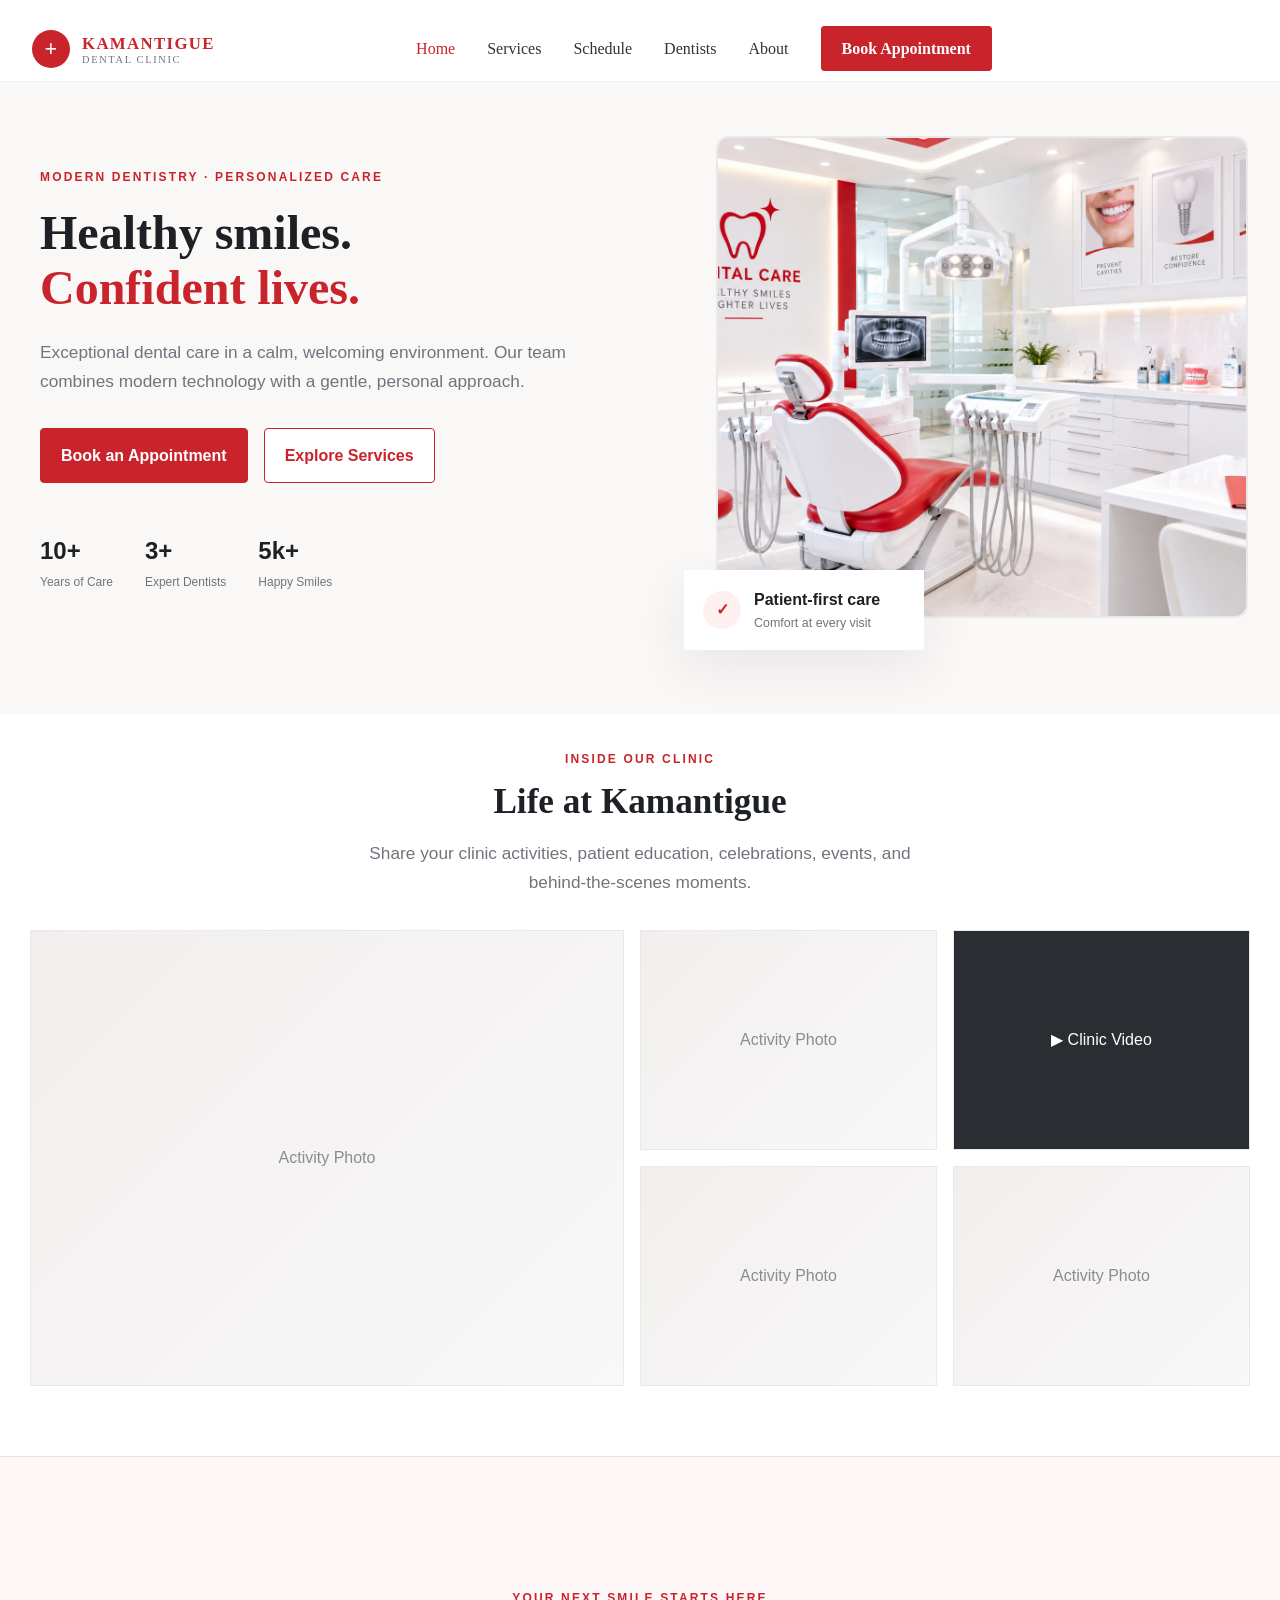
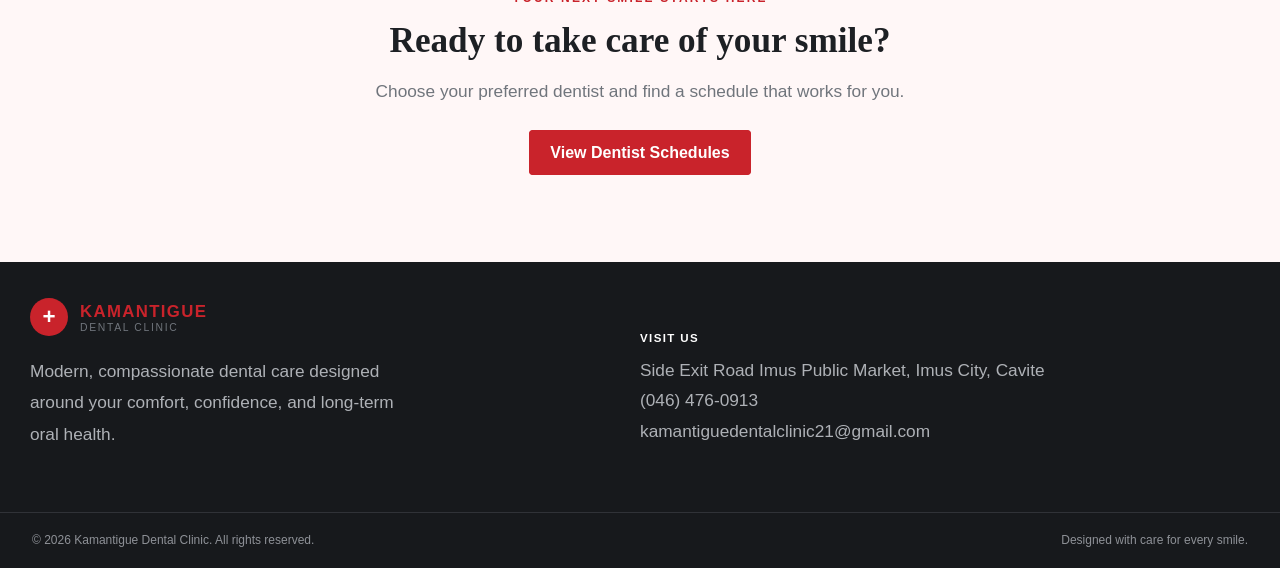
<file: index.html>
<!DOCTYPE html>
<html lang="en">
<head>
    <meta charset="UTF-8">
    <meta name="viewport" content="width=device-width, initial-scale=1">
    <title>Kamantigue Dental Clinic</title>
    <link rel="stylesheet" href="public/css/header-style.css">
    <link rel="stylesheet" href="public/css/main.css">
    <link rel="stylesheet" href="public/css/footer-style.css">
</head>
<body>

<div id="header-placeholder"></div>

  <main>
    <div class="main-content">

    <!-- Hero Section -->
    <section class="hero-section">
        <div>
          <div class="hero-grid">
            <span class="title">MODERN DENTISTRY · PERSONALIZED CARE</span>
            <h1>Healthy smiles.<br><span>Confident lives.</span></h1>
            <p>
                Exceptional dental care in a calm, welcoming environment.
                Our team combines modern technology with a gentle, personal approach.
            </p>

            <div class="hero-btn">
              <a href="src/booking.html" data-page="booking" class="btn-appt">Book an Appointment</a>
              <a href="src/services.html" data-page="services" class="btn-services">Explore Services</a>
            </div>

            <div class="hero-trust">
              <div><strong>10+</strong><small>Years of Care</small></div>
              <div><strong>3+</strong><small>Expert Dentists</small></div>
              <div><strong>5k+</strong><small>Happy Smiles</small></div>
            </div>
          </div>

          <div>
            <div class="hero-visual">
              <div class="hero-photo-placeholder">
                <img src="public/img/dental-clinic.png" alt="Dental Clinic" class="hero-photo-placeholder">
              </div>
              
              <div class="floating-card">
                <span class="floating-icon">✓</span>
                <div><strong>Patient-first care</strong><small>Comfort at every visit</small></div>
              </div>
            </div>
          </div>
        </div>
    </section>

    <!-- Life at Kamantigue Clinic -->
    <section class="life-section">
      <div>
        <div class="section-heading">
          <span class="title">INSIDE OUR CLINIC</span>
          <h2>Life at Kamantigue</h2>
          <p>Share your clinic activities, patient education, celebrations, events, and behind-the-scenes moments.</p>
        </div>
        <div class="activity-grid">
          <div class="activity-placeholder tall"><span>Activity Photo</span></div>
          <div class="activity-placeholder"><span>Activity Photo</span></div>
          <div class="activity-placeholder video"><span>▶ Clinic Video</span></div>
          <div class="activity-placeholder"><span>Activity Photo</span></div>
          <div class="activity-placeholder"><span>Activity Photo</span></div>
        </div>
      </div>
    </section>

    <!-- Call to Action -->
    <section class="cta-section">
      <div class="section-heading">
        <span class="title">YOUR NEXT SMILE STARTS HERE</span>
        <h2>Ready to take care of your smile?</h2>
        <p>Choose your preferred dentist and find a schedule that works for you.</p>
        <a href="src/schedule.html" data-page="schedule" class="btn-appt">View Dentist Schedules</a>
      </div>
    </section>
    </div>
  </main>

<div id="footer-placeholder"></div>

<!-- JavaScript Link -->
<script src="public/js/script.js"></script>
</body>
</html>
</file>
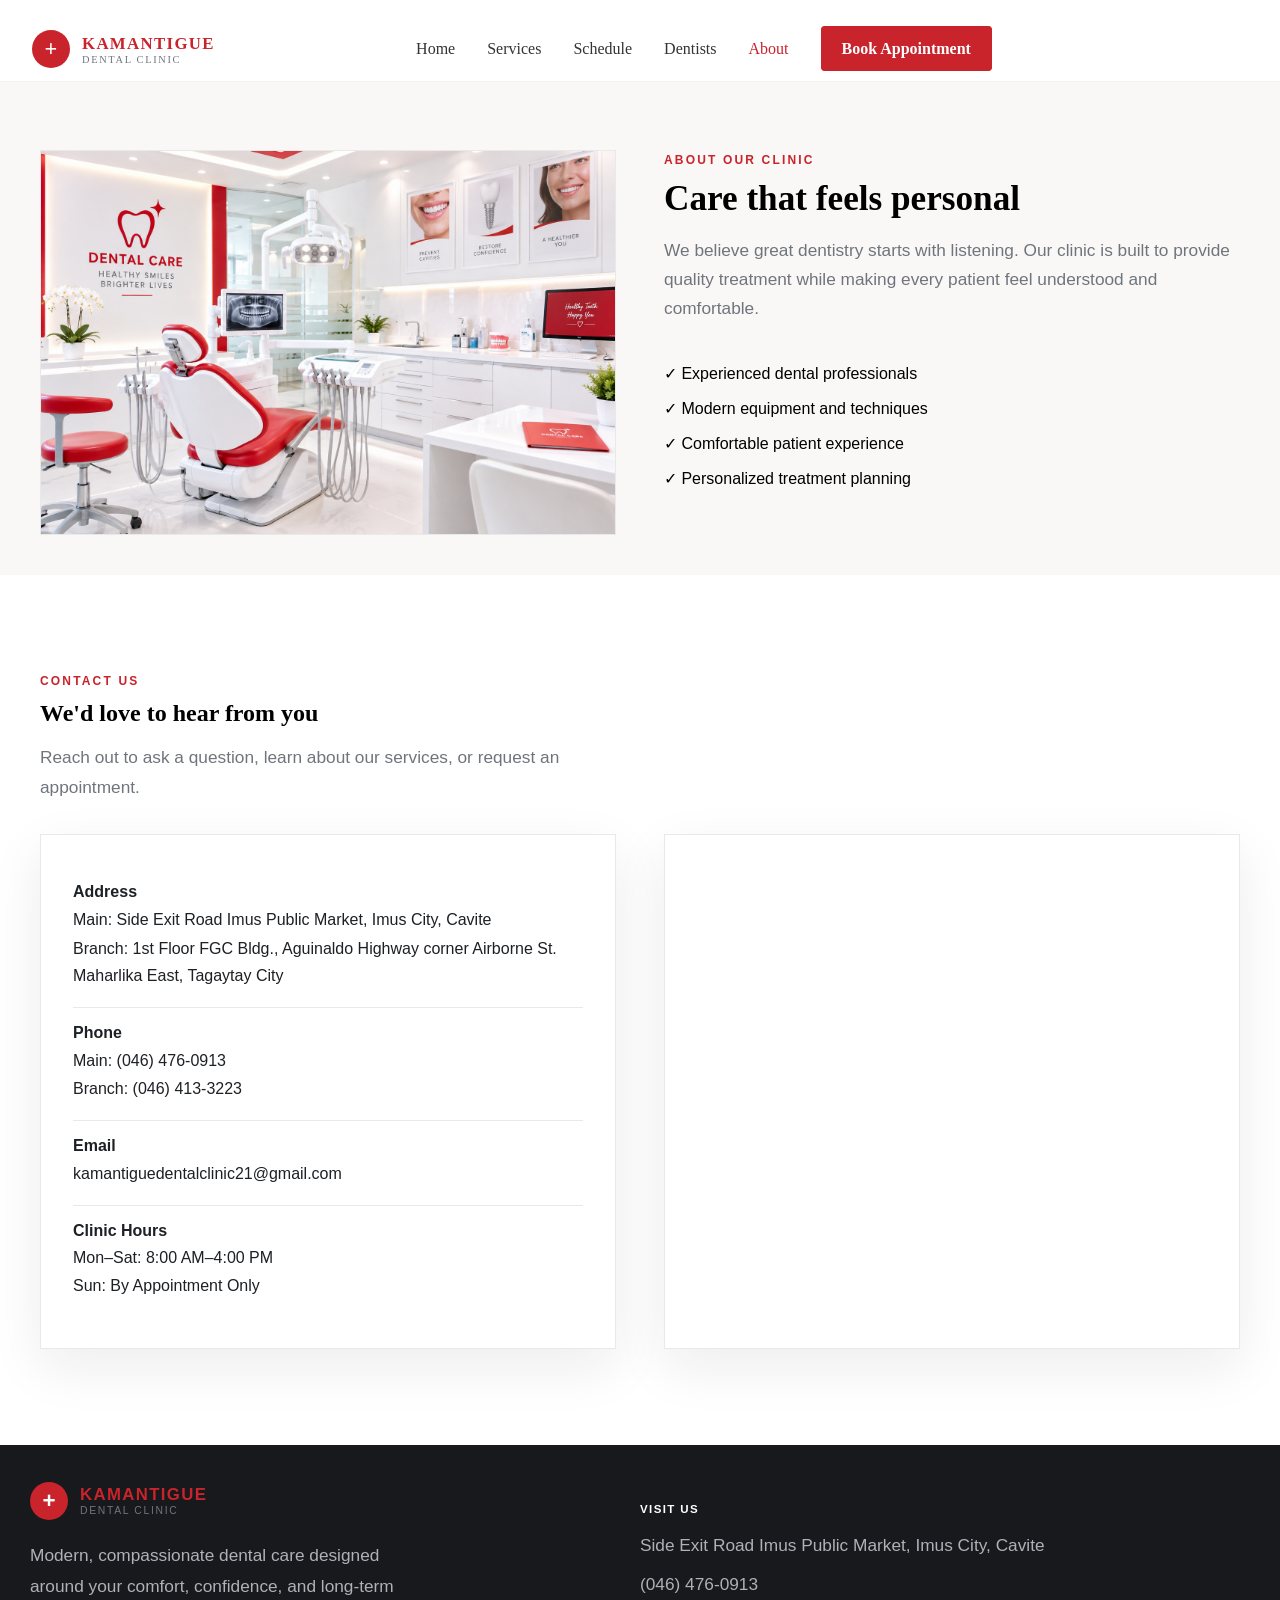
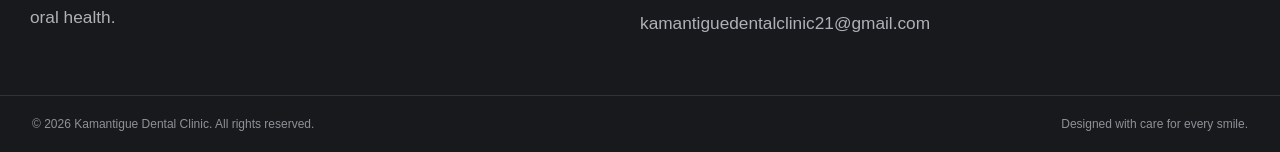
<file: src/about.html>
<!DOCTYPE html>
<html lang="en">
<head>
    <meta charset="UTF-8">
    <meta name="viewport" content="width=device-width, initial-scale=1">
    <title>Kamantigue Dental Clinic</title>
    <link rel="stylesheet" href="../public/css/header-style.css">
    <link rel="stylesheet" href="../public/css/about-style.css">
    <link rel="stylesheet" href="../public/css/footer-style.css">
</head>
<body>

<!-- Header -->
<div id="header-placeholder"></div>

<section class="about-section">
    <div class="hero-section">
        <div class="image-placeholder">
            <img src="../public/img/dental-clinic.png" alt="Dental Clinic" />
        </div>

        <div class="section-heading">
            <span class="title">ABOUT OUR CLINIC</span>
            <h1>Care that feels personal</h1>
            <p>
                We believe great dentistry starts with listening.
                Our clinic is built to provide quality treatment while making every patient feel understood and comfortable.
            </p>
        <div class="check-list">
            <div>✓ Experienced dental professionals</div>
            <div>✓ Modern equipment and techniques</div>
            <div>✓ Comfortable patient experience</div>
            <div>✓ Personalized treatment planning</div>
        </div>
        </div>
    </div>

    <div class="contact-section">
        <div class="section-heading">
            <span class="title">CONTACT US</span>
            <h2>We'd love to hear from you</h2>
            <p>Reach out to ask a question, learn about our services, or request an appointment.</p>
        </div>
        
        <div class="contact-info">
            <div class="contact-panel">
                <div class="contact-item">
                    <strong>Address</strong>
                    <span>Main: Side Exit Road Imus Public Market, Imus City, Cavite</span>
                    <span>Branch: 1st Floor FGC Bldg., Aguinaldo Highway corner Airborne St. Maharlika East, Tagaytay City</span>
                </div>

                 <div class="contact-item">
                    <strong>Phone</strong>
                    <span>Main: (046) 476-0913</span>
                    <span>Branch: (046) 413-3223</span>
                </div>

                <div class="contact-item">
                    <strong>Email</strong>
                    <span>kamantiguedentalclinic21@gmail.com</span>
                </div>

                <div class="contact-item">
                    <strong>Clinic Hours</strong>
                    <span>Mon–Sat: 8:00 AM–4:00 PM<br>Sun: By Appointment Only</span>
                </div>
            </div>

        <div class="map">
            <iframe
                src="https://www.google.com/maps?q=Side+Exit+Road+Imus+Public+Market,+Imus+City,+Cavite&output=embed"
                width="100%"
                height="100%"
                style="border:0;"
                allowfullscreen=""
                loading="lazy"
                referrerpolicy="no-referrer-when-downgrade">
            </iframe>
        </div>
    </div>
</section>

<!-- Footer -->
<div id="footer-placeholder"></div>

<!-- JavaScript Link -->
<script src="../public/js/script.js"></script>
</body>
</html>
</file>
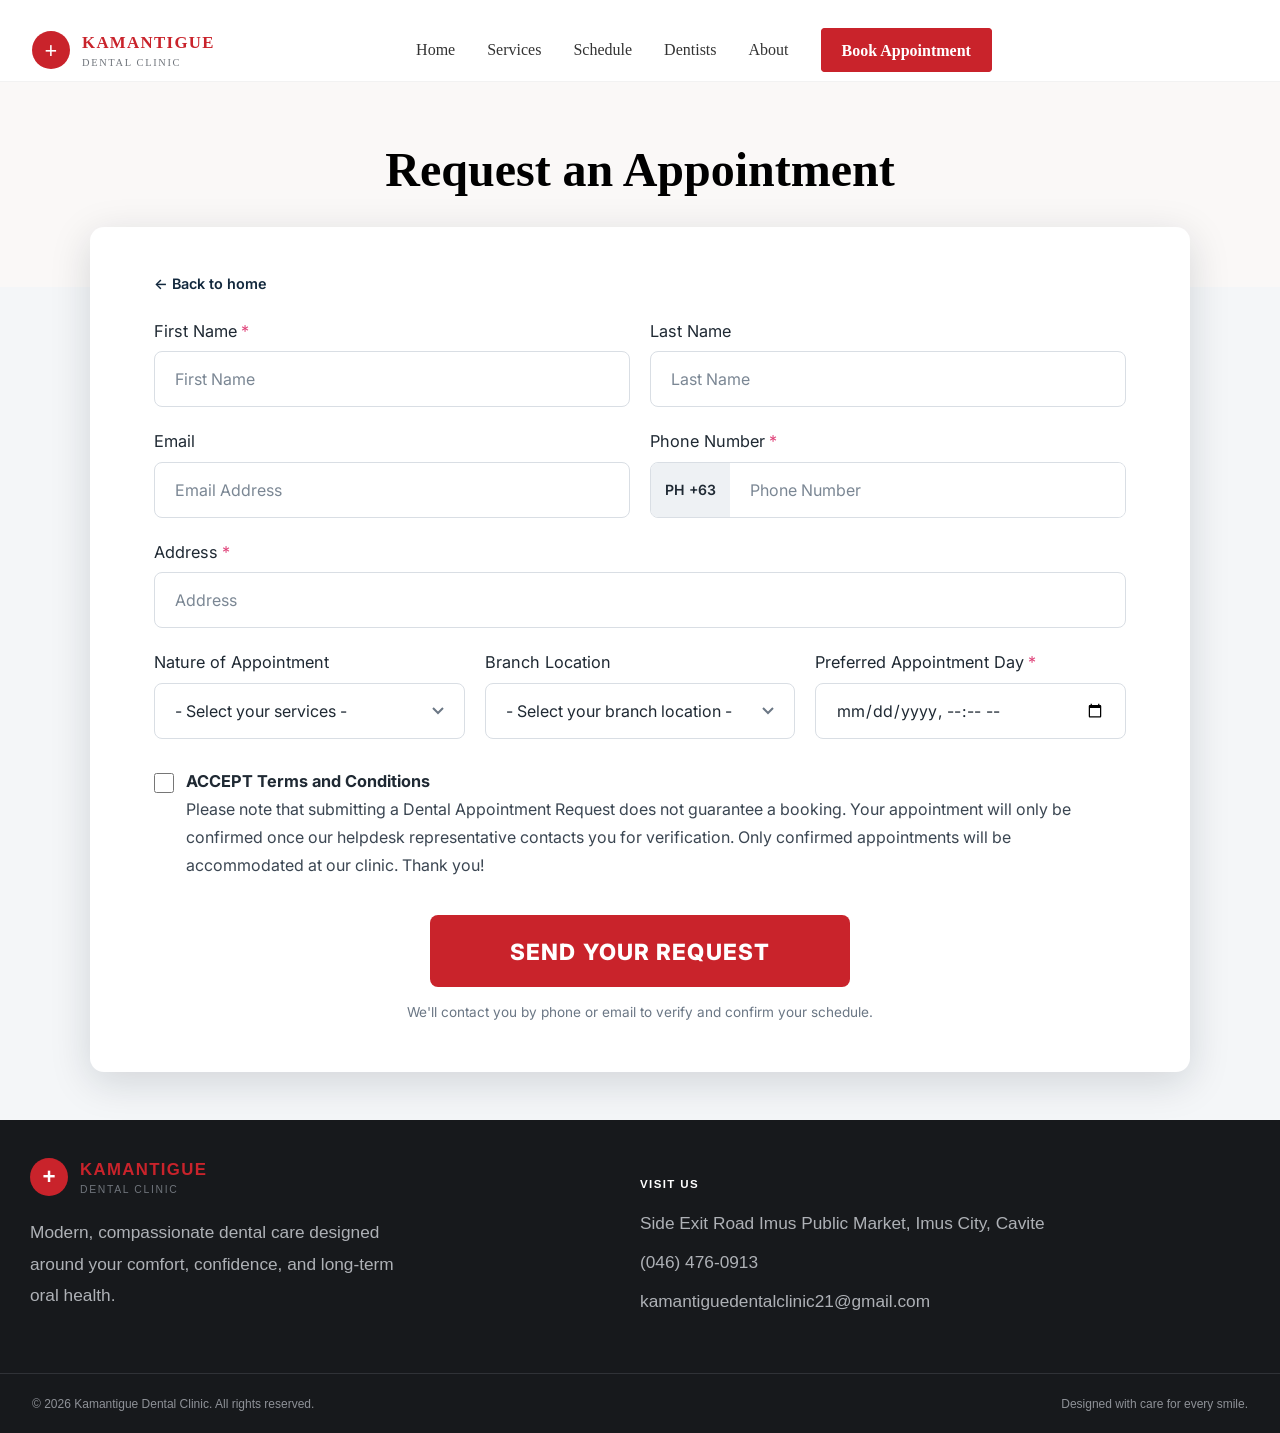
<file: src/booking.html>
<!doctype html>
<html lang="en">
<head>
<meta charset="utf-8">
<meta name="viewport" content="width=device-width, initial-scale=1">
<title>Book an Appointment | Kamantigue Dental Clinic</title>
<link rel="preconnect" href="https://fonts.googleapis.com">
<link rel="preconnect" href="https://fonts.gstatic.com" crossorigin>
<link href="https://fonts.googleapis.com/css2?family=Inter:wght@400;500;600;700;800&display=swap" rel="stylesheet">
<link rel="stylesheet" href="../public/css/header-style.css">
<link rel="stylesheet" href="../public/css/booking-style.css">
<link rel="stylesheet" href="../public/css/footer-style.css">
</head>
<body>

<!-- Header -->
<div id="header-placeholder"></div>

<div class="hero">
  <small>KAMANTIGUE DENTAL CLINIC</small>
  <h1>Request an Appointment</h1>
</div>

<main class="card">
  <a class="back" href="../index.html">&larr; Back to home</a>

  <div id="banner" class="banner" role="status" aria-live="polite"></div>

  <form id="bookingForm" novalidate>
    <div class="grid">

      <div class="col-3 field">
        <label class="lbl" for="firstName">First Name<span class="req">*</span></label>
        <input type="text" id="firstName" name="firstName" placeholder="First Name" autocomplete="given-name" required>
        <div class="err">Please enter your first name.</div>
      </div>

      <div class="col-3 field">
        <label class="lbl" for="lastName">Last Name</label>
        <input type="text" id="lastName" name="lastName" placeholder="Last Name" autocomplete="family-name">
      </div>

      <div class="col-3 field">
        <label class="lbl" for="email">Email</label>
        <input type="email" id="email" name="email" placeholder="Email Address" autocomplete="email">
        <div class="err">Please enter a valid email address.</div>
      </div>

      <div class="col-3 field">
        <label class="lbl" for="phone">Phone Number<span class="req">*</span></label>
        <div class="phone">
          <span class="cc" aria-hidden="true">PH +63</span>
          <input type="tel" id="phone" name="phone" placeholder="Phone Number" inputmode="tel" autocomplete="tel-national" required>
        </div>
        <div class="err">Enter a valid PH mobile number (e.g. 9171234567).</div>
      </div>

      <div class="col-6 field">
        <label class="lbl" for="address">Address<span class="req">*</span></label>
        <input type="text" id="address" name="address" placeholder="Address" autocomplete="street-address" required>
        <div class="err">Please enter your address.</div>
      </div>

      <div class="col-2 field">
        <label class="lbl" for="service">Nature of Appointment</label>
        <select id="service" name="service">
          <option value="">- Select your services -</option>
          <option>Comprehensive Dental Examination</option>
          <option>Preventive Dentistry</option>
          <option>Restorative Dentistry</option>
          <option>Periodontal Procedures</option>
          <option>Oral Surgery / Minor Oral Surgery</option>
          <option>Endodontic Procedures</option>
          <option>Prosthodontic Procedures</option>
          <option>Pediatric Dentistry</option>
          <option>Orthodontic/Interceptive Care</option>
          <option>Cosmetic / Esthetic Dentistry</option>
          <option>Dental Radiography and Diagnosis</option>
          <option>Emergency Dental Care</option>
          <option>Follow-up</option>
          <option>Other</option>
        </select>
      </div>

      <div class="col-2 field">
        <label class="lbl" for="branch">Branch Location</label>
        <select id="branch" name="branch">
          <option value="">- Select your branch location -</option>
          <!-- TODO: replace with your real branches -->
          <option>Imus Branch</option>
          <option>Tagaytay Branch</option>
        </select>
      </div>

      <div class="col-2 field">
        <label class="lbl" for="when">Preferred Appointment Day<span class="req">*</span></label>
        <input type="datetime-local" id="when" name="when" required>
        <div class="err" id="whenErr">Please choose a date and time.</div>
      </div>

      <div class="col-6 field terms" id="termsWrap">
        <input type="checkbox" id="terms" name="terms">
        <div>
          <label for="terms"><strong>ACCEPT Terms and Conditions</strong></label>
          <p>
            Please note that submitting a Dental Appointment Request does not guarantee a booking. 
            Your appointment will only be confirmed once our helpdesk representative contacts you for verification. 
            Only confirmed appointments will be accommodated at our clinic. 
            Thank you!
          </p>
          <div class="err">Please accept the Terms and Conditions to continue.</div>
        </div>
      </div>

    </div>

    <input class="hp" type="text" name="website" tabindex="-1" autocomplete="off" aria-hidden="true">

    <div class="submit">
      <button type="submit" class="send" id="sendBtn">Send your request</button>
      <p class="note">We'll contact you by phone or email to verify and confirm your schedule.</p>
    </div>
  </form>
</main>

<!-- Footer -->
<div id="footer-placeholder"></div>

<!-- JavaScript Link -->
<script src="../public/js/script.js"></script>
<script src="../public/js/booking.js"></script>
</body>
</html>
</file>
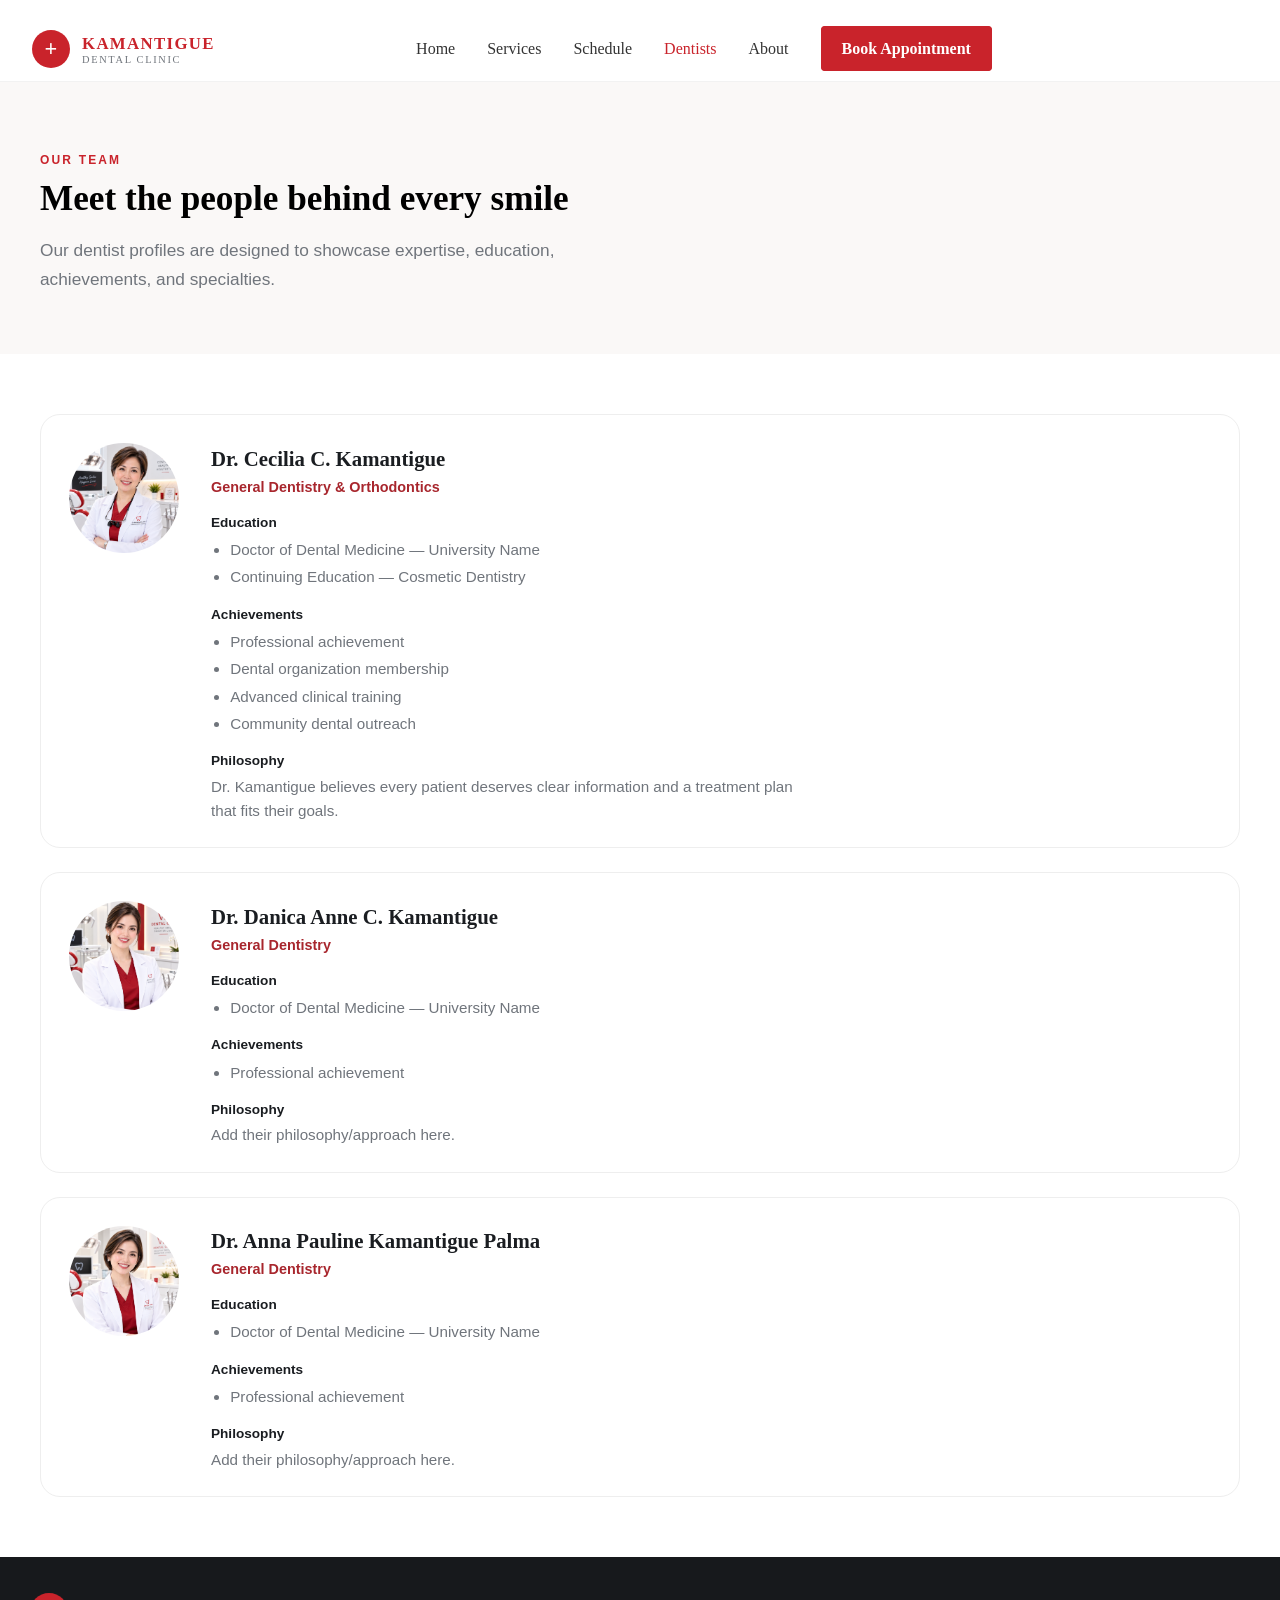
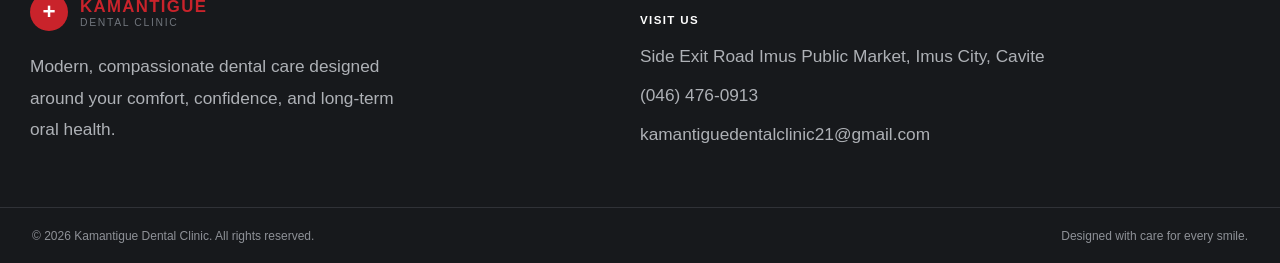
<file: src/dentists.html>
<!DOCTYPE html>
<html lang="en">
<head>
    <meta charset="UTF-8">
    <meta name="viewport" content="width=device-width, initial-scale=1">
    <title>Kamantigue Dental Clinic</title>
    <link rel="stylesheet" href="../public/css/header-style.css">
    <link rel="stylesheet" href="../public/css/dentists-style.css">
    <link rel="stylesheet" href="../public/css/footer-style.css">
</head>
<body>

<!-- Header -->
<div id="header-placeholder"></div>

<!-- Hero -->
<section class="section-heading">
  <div class="hero-section">
    <span class="title">OUR TEAM</span>
    <h1>Meet the people behind every smile</h1>
    <p>Our dentist profiles are designed to showcase expertise, education, achievements, and specialties.</p>
  </div>
</section>

<!-- Dentists -->
<section class="dentists-section">
  <div class="dentists-grid">
    <!-- Cards are rendered by dentists.js -->
  </div>
</section>

<!-- Footer -->
<div id="footer-placeholder"></div>

<!-- JavaScript Link -->
<script src="../public/js/script.js"></script>
<script src="../public/js/dentists.js"></script>
</body>
</html>
</file>
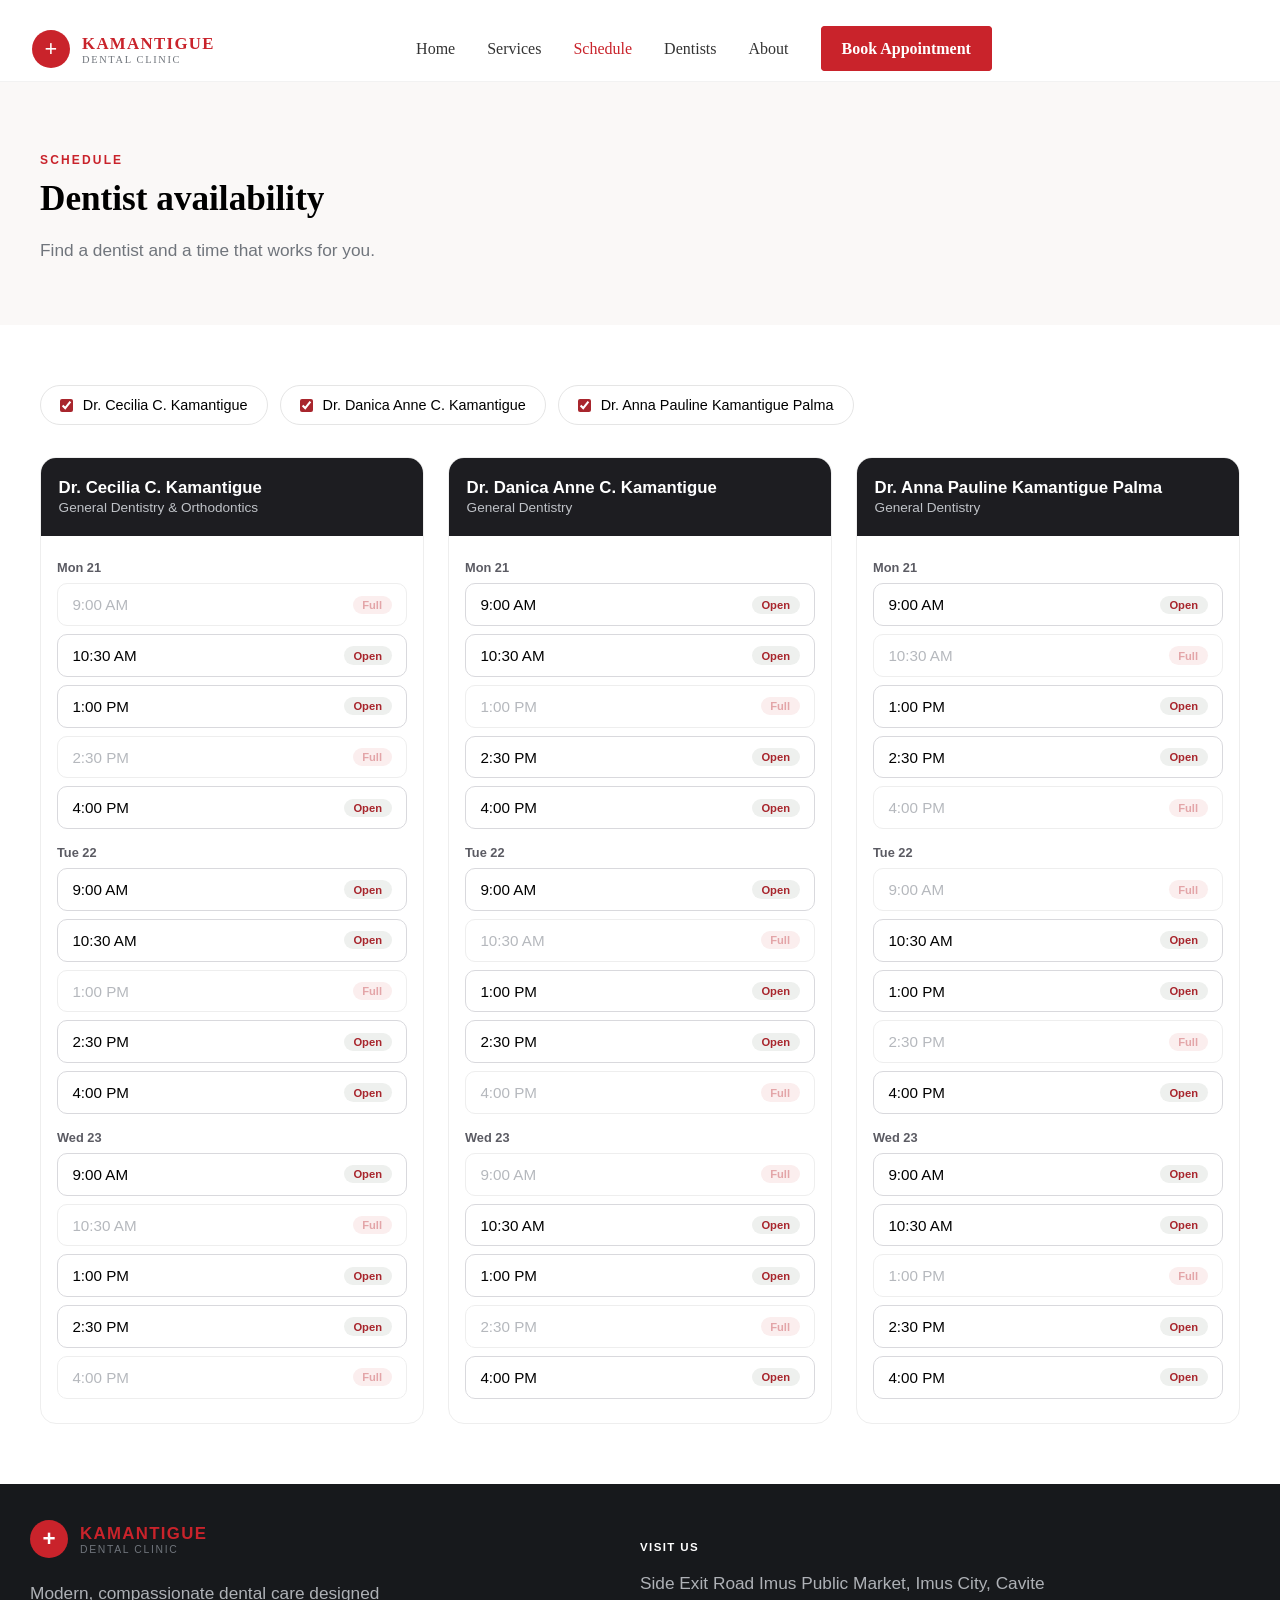
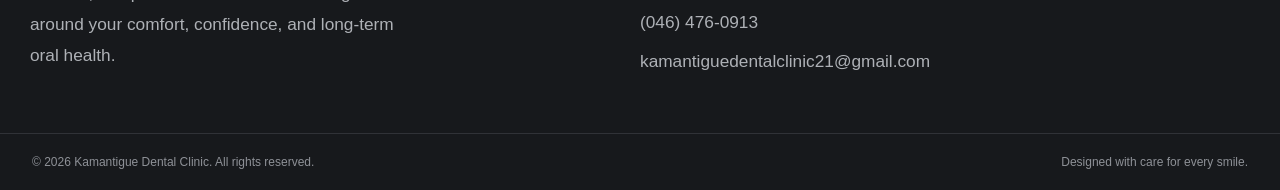
<file: src/schedule.html>
<!DOCTYPE html>
<html lang="en">
<head>
    <meta charset="UTF-8">
    <meta name="viewport" content="width=device-width, initial-scale=1">
    <title>Kamantigue Dental Clinic</title>
    <link rel="stylesheet" href="../public/css/header-style.css">
    <link rel="stylesheet" href="../public/css/schedule-style.css">
    <link rel="stylesheet" href="../public/css/footer-style.css">
</head>
<body>

<!-- Header -->
<div id="header-placeholder"></div>

<!-- Hero -->
<section class="section-heading">
    <div class="hero-section">
        <span class="title">SCHEDULE</span>
        <h1>Dentist availability</h1>
        <p>Find a dentist and a time that works for you.</p>
    </div>
</section>

<!-- Schedule -->
<section class="schedule-section">
    <div class="dentist-filters" id="filters"></div>
    <div class="cal-grid" id="calGrid"></div>
</section>

<!-- Booking modal (hidden until a slot is clicked) -->
<div class="modal-overlay" id="bookModal">
  <div class="booking-content">
    <div class="booking-head">
      <h3>Book appointment</h3>
      <button type="button" class="btn-close" id="closeModal" aria-label="Close">&times;</button>
    </div>

    <p id="modalSlotInfo">Selected slot</p>

    <form id="bookingForm">
      <div class="form-row">
        <div class="fld"><label>Full name</label><input type="text" placeholder="Juan Dela Cruz" required></div>
        <div class="fld"><label>Phone</label><input type="tel" placeholder="0917 000 0000" required></div>
      </div>
      <div class="form-row">
        <div class="fld"><label>Email</label><input type="email" placeholder="you@email.com" required></div>
        <div class="fld">
          <label>Reason for visit</label>
          <select>
            <option>Check-up / cleaning</option>
            <option>Toothache / pain</option>
            <option>Cosmetic consult</option>
            <option>Follow-up</option>
          </select>
        </div>
      </div>
      <div class="form-row">
        <div class="fld"><label>Notes (optional)</label><textarea rows="2" placeholder="Anything we should know"></textarea></div>
      </div>
      <button type="submit" class="btn-primary">Confirm booking</button>
    </form>
  </div>
</div>

<!-- Footer -->
<div id="footer-placeholder"></div>

<!-- JavaScript Link -->
<script src="../public/js/script.js"></script>
<script src="../public/js/dentists.js"></script>
<script src="../public/js/schedule.js"></script>
</body>
</html>
</file>
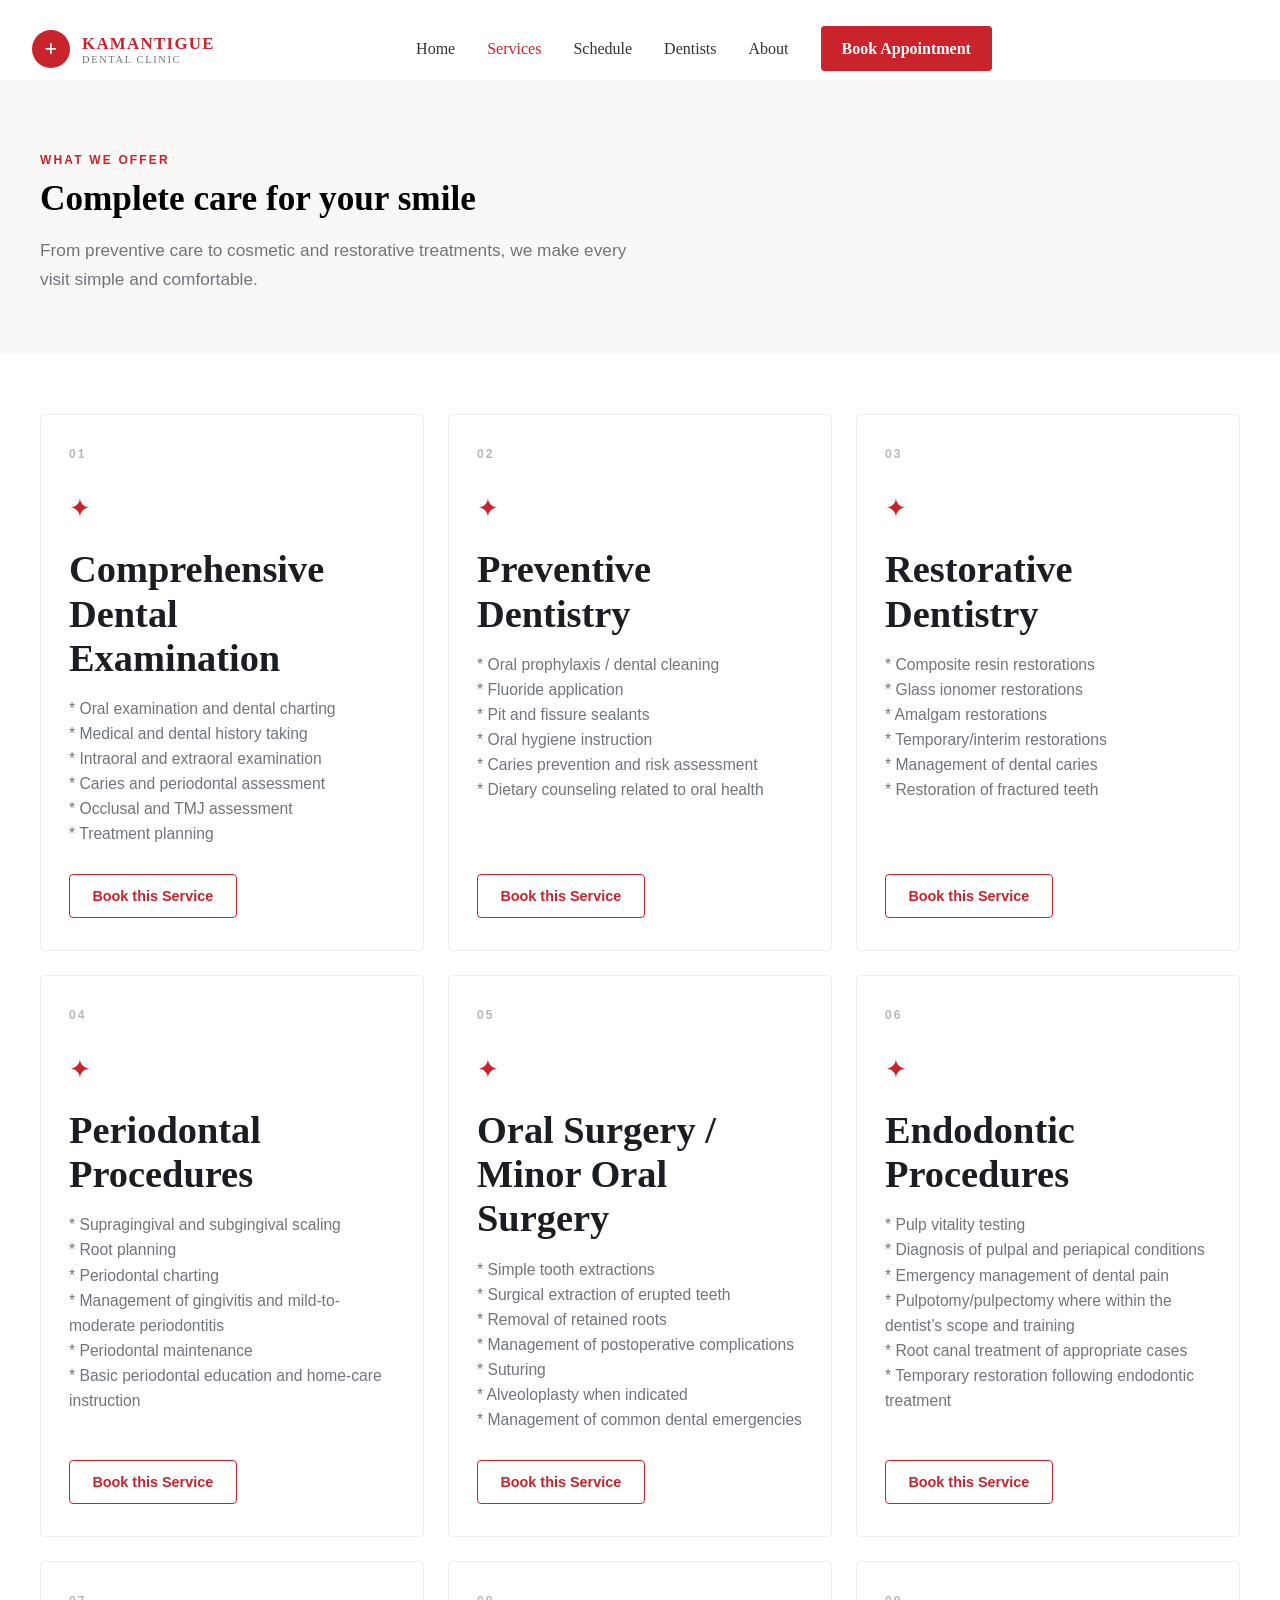
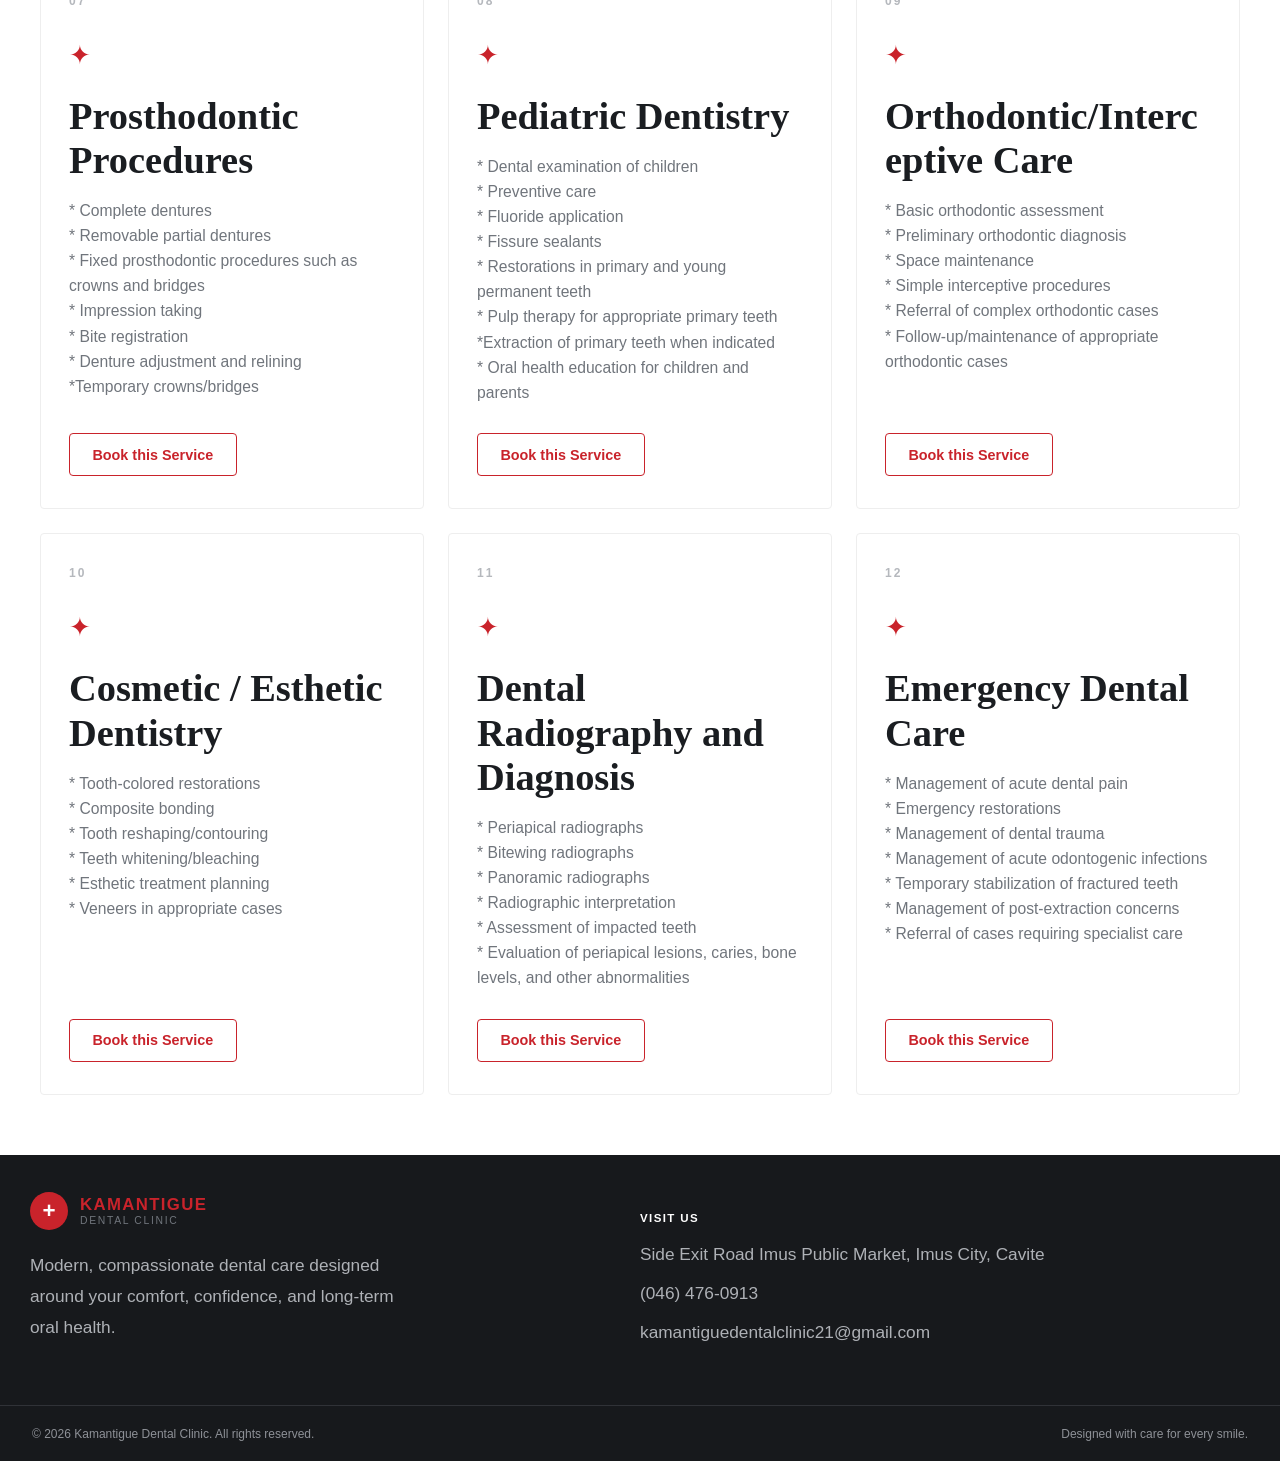
<file: src/services.html>
<!DOCTYPE html>
<html lang="en">
<head>
    <meta charset="UTF-8">
    <meta name="viewport" content="width=device-width, initial-scale=1">
    <title>Kamantigue Dental Clinic</title>
    <link rel="stylesheet" href="../public/css/header-style.css">
    <link rel="stylesheet" href="../public/css/services-style.css">
    <link rel="stylesheet" href="../public/css/footer-style.css">
</head>
<body>

<!-- Header -->
<div id="header-placeholder"></div>

<!-- Hero -->
<section class="section-heading">
    <div class="hero-section">
        <span class="title">WHAT WE OFFER</span>
        <h1>Complete care for your smile</h1>
        <p>From preventive care to cosmetic and restorative treatments, we make every visit simple and comfortable.</p>
    </div>
</section>

<!-- Services -->
<section class="services-section">
    <div class="service-grid">
        <!-- Cards are rendered by services.js -->
    </div>
</section>

<!-- Footer -->
<div id="footer-placeholder"></div>

<!-- JavaScript Link -->
<script src="../public/js/script.js"></script>
<script src="../public/js/services.js"></script>
</body>
</html>
</file>
<file: public/css/header-style.css>
header {
    width: 100%;
    position: fixed;
    top: 0;
    left: 0;
    z-index: 1000;
    background-color: #fff;
    opacity: 1;
    height: 82px;
    border-bottom: 1px solid rgba(0,0,0,.05);
    text-decoration: none;
}

.navbar { 
    width: 100%;
    height: 100%;
    display: grid;
    grid-template-columns: 1.5fr auto 1fr;
    align-items: center;
    padding: 0 2rem;
    margin-top: 30px;
}

.navbar-brand {
    display: flex;
    align-items: center;
    gap: 12px;
    grid-column: 1;
    text-decoration: none;
}

.brand-logo {
  width: 38px;
  height: 38px;
  border-radius: 50%;
  display:grid;
  place-items:center;
  background: #c9232b;
  color:#fff;
  font-size:1.4rem;
  font-weight:700;
}

.navbar-brand strong { display:block; font-size: 1.05rem; letter-spacing: .08em; }

.navbar-brand strong span { color: #c9232b; }

.navbar-brand small {
    display:block;
    font-size:.65rem;
    color:#70757c;
    letter-spacing:.16em;
    text-transform:uppercase;
}

.nav-list {
    display: flex;
    align-items: center;
    justify-content: center;
    gap: 2rem;
    list-style: none;
}

.nav-links { grid-column: 2; justify-self: center; }

.nav-links a { text-decoration: none; color: #333; }

.nav-links a:hover, .nav-links a.active { color:#c9232b; }

.btn-appt {
    background:#c9232b;
    border:1px solid #c9232b;
    color:#fff !important;
    border-radius:4px;
    padding:.8rem 1.25rem;
    font-weight:700;
    transition:.2s ease;
}

.btn-appt:hover {
    background:#a91c23;
    border-color:#a91c23;
    color:#fff !important;
    transform:translateY(-1px);
}

/* ---------- Global responsive safety ---------- */

html { -webkit-text-size-adjust: 100%; text-size-adjust: 100%; scroll-padding-top: 90px; }

img, iframe, video { max-width: 100%; }

.nav-toggle { display: none; }


/* ---------- Mobile / tablet navigation ---------- */

@media (max-width: 900px) {
    header { height: 70px; }

    nav { height: 100%; }

    .navbar {
        display: flex;
        justify-content: space-between;
        gap: 1rem;
        height: 100%;
        margin-top: 0;
        padding: 0 1rem;
    }

    .navbar-brand { min-width: 0; }

    /* hamburger button */
    .nav-toggle {
        display: flex;
        flex-direction: column;
        justify-content: center;
        align-items: center;
        gap: 5px;
        flex-shrink: 0;
        width: 44px;
        height: 44px;
        padding: 0;
        border: 1px solid #e5e5e5;
        border-radius: 8px;
        background: #fff;
        cursor: pointer;
    }

    .nav-toggle span {
        display: block;
        width: 22px;
        height: 2px;
        border-radius: 2px;
        background: #1d2024;
        transition: transform .2s ease, opacity .2s ease;
    }

    .nav-toggle[aria-expanded="true"] span:nth-child(1) { transform: translateY(7px) rotate(45deg); }
    .nav-toggle[aria-expanded="true"] span:nth-child(2) { opacity: 0; }
    .nav-toggle[aria-expanded="true"] span:nth-child(3) { transform: translateY(-7px) rotate(-45deg); }

    /* dropdown panel */
    .nav-links {
        position: absolute;
        top: 100%;
        left: 0;
        right: 0;
        width: 100%;
        justify-self: stretch;
        grid-column: auto;
        max-height: calc(100vh - 70px);
        max-height: calc(100dvh - 70px);
        overflow-y: auto;
        background: #fff;
        border-bottom: 1px solid rgba(0, 0, 0, .08);
        box-shadow: 0 18px 30px rgba(28, 31, 36, .1);
        visibility: hidden;
        opacity: 0;
        transform: translateY(-8px);
        transition: opacity .2s ease, transform .2s ease, visibility .2s;
    }

    .nav-links.open { visibility: visible; opacity: 1; transform: none; }

    .nav-list {
        flex-direction: column;
        align-items: stretch;
        justify-content: flex-start;
        gap: 0;
        padding: .5rem 1rem 1.25rem;
    }

    .nav-list li a {
        display: block;
        padding: .95rem .25rem;
        border-bottom: 1px solid #f0f0f0;
    }

    .nav-list li a.btn-appt {
        margin-top: 1rem;
        padding: .9rem 1.25rem;
        border: 1px solid #c9232b;
        text-align: center;
    }
}

@media (max-width: 400px) {
    .navbar-brand { gap: 8px; }
    .navbar-brand strong { font-size: .95rem; letter-spacing: .05em; }
}

/* keep the desktop nav from crowding just above the breakpoint */
@media (min-width: 901px) and (max-width: 1100px) {
    .nav-list { gap: 1.1rem; }
    .navbar { padding: 0 1.25rem; }
}
</file>
<file: public/css/main.css>
* { box-sizing: border-box; margin: 0; padding: 0; }

html { scroll-behavior: smooth; }

main {
    color: #1d2024;
    background: #fff;
    font-family: "DM Sans", sans-serif;
    line-height: 1.7;
    padding: 40px 0 0 0; /* top offset for fixed header, no left/right */
}

.main-content {
    display: grid;
    grid-template-columns: 1fr;
    grid-template-rows: repeat(5, auto);
}

h1, h2, h3 { font-family: "Playfair Display", serif; line-height: 1.15; }

p { max-width:600px; font-size:1.08rem; margin-bottom:2rem; color: #70757c; }

/* Hero Section */

.hero-section {
    grid-row: 1;
    width: 100%;
    background: #faf8f7;
    padding: 0 0 0 40px;
}

.title { color:#c9232b; font-size:.75rem; font-weight:700; letter-spacing:.18em; }

.hero-section h1 { margin:1rem 0 1.4rem; font-size: 3rem; }

.hero-section h1 span { color:#c9232b; }

.hero-section > div {
    display: grid;
    grid-template-columns: 1fr 1fr;
    gap: 3rem;
    align-items: center;
    padding: 4rem 0;
}

.hero-grid { display: block; }

.hero-btn { display:flex; flex-wrap:wrap; gap:1rem; margin-bottom:2rem; }

.btn-appt {
    background:#c9232b;
    border:1px solid #c9232b;
    color:#fff;
    border-radius:4px;
    padding:.8rem 1.25rem;
    font-weight:700;
    transition:.2s ease;
    text-decoration:none;
}

.btn-appt:hover {
    background:#a91c23;
    border-color:#a91c23;
    color:#fff;
    transform:translateY(-1px);
}

.btn-services {
    color:#c9232b;
    border:1px solid #c9232b;
    background:#fff;
    border-radius:4px;
    padding:.8rem 1.25rem;
    font-weight:700;
    text-decoration:none;
}

.btn-services:hover { background:#c9232b; color:#fff; }

.hero-trust { display:flex; gap:2rem; margin-top:3rem; }

.hero-trust strong,.hero-trust small { display:block; }

.hero-trust strong { font-size:1.5rem; }

.hero-trust small { color:#70757c; font-size:.75rem; }

.hero-visual { position:relative; padding:2rem; }

.hero-photo-placeholder, .image-placeholder, .activity-placeholder {
    background: linear-gradient(135deg, #f2eeee, #f8f8f8);
    border:1px solid #e9e9e9;
    display:grid;
    place-items:center;
    color:#8c8c8c;
}

.hero-photo-placeholder {
    width:100%;
    min-height:480px;
    object-fit:cover;
    border-radius:12px;
    text-align:center;
}

.hero-photo-placeholder p { margin:.5rem 0 0; color:#1d2024; font-weight:700; }

.hero-photo-placeholder small { color:#70757c; }

.floating-card {
    position:absolute;
    left:0;
    bottom:0;
    background:#fff;
    box-shadow:0 18px 50px rgba(28, 31, 36, .08);
    padding:1rem 1.2rem;
    display:flex;
    gap:.8rem;
    align-items:center;
    min-width:240px;
}

.floating-icon {
    width:38px;
    height:38px;
    border-radius:50%;
    display:grid;
    place-items:center;
    background:#fff0f0;
    color:#c9232b;
    font-weight:800;
}

.floating-card strong,.floating-card small { display:block; }

.floating-card small { color:#70757c; font-size:.78rem; }


/* Life at Kamantigue Clinic */

.life-section {
    grid-row: 4;
    width: 100%;
    padding: 0 30px 70px 30px;
    background:#fff;
}

.section-heading { display: block; margin: 0 auto; padding-top: 30px; text-align:center; max-width:720px; }

.section-heading h2 { margin: .7rem 0 1rem; font-size: 2.2rem;}

.section-heading p { margin-left: auto; margin-right: auto; }

.activity-grid { display:grid; grid-template-columns:2fr 1fr 1fr; grid-auto-rows:220px; gap:1rem; }

.activity-placeholder { min-height:220px; }

.activity-placeholder.tall { grid-row:span 2; min-height:456px; }

.activity-placeholder.video { background:#2a2d31; color:#fff; }

/* Call to Action */

.cta-section {
    grid-row: 5;
    width: 100%;
    background:#fff7f7;
    padding:6rem 20px;
    border-top:1px solid #f3dddd;
}

.cta-section p { max-width:600px; margin:1rem auto 2rem; }

/* ---------- Responsive ---------- */

.hero-section > div > * { min-width: 0; }

.floating-card { max-width: calc(100% - 1rem); }

@media (max-width: 900px) {
    main { padding-top: 30px; }

    .hero-section { padding: 0 24px; }

    .hero-section > div {
        grid-template-columns: 1fr;
        gap: 1rem;
        padding: 4rem 0 2rem;
    }

    .hero-section h1 { font-size: 2.4rem; margin: .8rem 0 1.1rem; }

    .hero-trust { margin-top: 2rem; }

    .hero-visual { padding: 0 0 2.25rem; }

    .hero-photo-placeholder {
        min-height: 0;
        aspect-ratio: 4 / 3;
    }

    .floating-card { left: 1rem; min-width: 0; }

    .life-section { padding: 0 24px 56px; }

    .section-heading h2 { font-size: 1.9rem; }

    .activity-grid { grid-template-columns: repeat(2, minmax(0, 1fr)); grid-auto-rows: 190px; }

    .activity-placeholder.tall { grid-column: 1 / -1; grid-row: auto; min-height: 240px; }

    .cta-section { padding: 4rem 24px; }
}

@media (max-width: 560px) {
    .hero-section { padding: 0 20px; }

    .hero-section h1 { font-size: 2rem; }

    .hero-btn { flex-direction: column; gap: .75rem; }

    .hero-btn a { text-align: center; padding: .9rem 1.25rem; }

    .hero-trust { gap: 1.25rem; flex-wrap: wrap; }

    .life-section { padding: 0 20px 48px; }

    .section-heading h2 { font-size: 1.6rem; }

    .section-heading p, .cta-section p { font-size: 1rem; }

    .activity-grid { grid-template-columns: 1fr; grid-auto-rows: 200px; }

    .activity-placeholder.tall { min-height: 200px; }

    .cta-section { padding: 3.5rem 20px; }
}
</file>
<file: public/css/footer-style.css>
* { box-sizing: border-box; margin: 0; padding: 0; }

footer {
    font-family: "DM Sans", sans-serif;
    width: 100%;
    background:#17191c;
    color:#fff;
}

.footer-bar { 
    width: 100%;
    height: 100%;
    display: grid;
    grid-template-columns: 1fr 1fr;
    align-items: center;
    padding: 30px;
    text-decoration: none;
}

.footer-brand {
    display: flex;
    align-items: center;
    gap: 12px;
    grid-column: 1;
    text-decoration: none;
}

.footer-logo {
  width: 38px;
  height: 38px;
  border-radius: 50%;
  display:grid;
  place-items:center;
  background: #c9232b;
  color:#fff;
  font-size:1.4rem;
  font-weight:700;
}

.footer-brand strong { display:block; font-size: 1.05rem; letter-spacing: .08em; }

.footer-brand strong span {color: #c9232b; }

.footer-brand small {
    display:block;
    font-size:.65rem;
    color:#70757c;
    letter-spacing:.16em;
    text-transform:uppercase;
}

.footer-des { max-width: 390px; margin-top: 20px; line-height: 1.8; }

.footer-info p { margin-bottom: .6rem; }

.footer-info p:last-child { margin-bottom: 0; }

footer p, footer a { color:#aeb1b6; }

footer a { display:block; margin:.4rem 0; }

footer a:hover { color:#fff; }

.footer-info h6 {
    text-transform:uppercase;
    letter-spacing:.12em;
    font-size:.72rem;
    color:#fff;
    margin-bottom:1rem;
}

.footer-bottom {
    display: flex;
    justify-content: space-between;
    align-items: center;
    border-top: 1px solid #303237;
    padding: 1.3rem 2rem;
    color: #8e9197;
    font-size: .75rem;
}

/* ---------- Responsive ---------- */

.footer-info p, .footer-des { overflow-wrap: anywhere; }

@media (max-width: 700px) {
    .footer-bar {
        grid-template-columns: 1fr;
        gap: 1.75rem;
        align-items: start;
        padding: 30px 20px;
    }

    .footer-des { margin-top: 1rem; max-width: none; }

    .footer-bottom {
        flex-direction: column;
        gap: .4rem;
        padding: 1.2rem 20px;
        text-align: center;
    }
}
</file>
<file: public/css/about-style.css>
html, body { background: #fff; }

body { display: flex; flex-direction: column; min-height: 100vh; }

/* About */

.about-section {
    flex: 1;
    font-family: "DM Sans", sans-serif;
    background: #fff;
}

h1, h2, h3 { font-family: "Playfair Display", serif; line-height: 1.15; }

p { max-width:600px; font-size:1.08rem; margin-bottom:2rem; line-height: 1.7; color: #70757c; }

.hero-section {
    display: grid;
    grid-template-columns: 1fr 1fr;
    gap: 3rem;
    align-items: start;
    background: #faf8f7;
    padding: 150px 40px 40px 40px;
}

.image-placeholder {
    min-height:360px;
    border:1px solid #e9e9e9;
    display:grid;
    place-items:center;
    color:#8c8c8c;
}

.image-placeholder img { width: 100%; height: 100%; object-fit: cover; }

.section-heading { display: block; max-width:720px; }

.section-heading h1 { margin: .7rem 0 1rem; font-size: 2.2rem; }

.section-heading h2 { margin: .7rem 0 1rem; }

.title { color:#c9232b; font-size:.75rem; font-weight:700; letter-spacing:.18em; }

.check-list { margin:1.5rem 0; }

.check-list div { padding:.5rem 0; font-weight:500; }


/* Contact Us */

.contact-section {
    align-items: stretch; /* was: start */
    background: #fff;
    padding: 6rem 40px;
}

.contact-info {
    display: grid;
    grid-template-columns: 1fr 1fr;
    gap: 3rem;
}

.contact-panel {
    border:1px solid #e9e9e9;
    padding:2rem;
    background:#fff;
    box-shadow:0 18px 50px rgba(28, 31, 36, .08);
}

.contact-item { padding:1rem 0; border-bottom:1px solid #e9e9e9; }

.contact-item:last-child { border-bottom:0; }

.contact-item strong {
    display: block;
    color: #1d2024;
    font-weight: 700;
    margin-bottom: .3rem;
}

.contact-item span { display: block; color: #1d2024; margin-bottom: .1rem; line-height: 1.7; }

.map {
    min-height: 480px;
    border: 1px solid #e9e9e9;
    box-shadow: 0 18px 50px rgba(28, 31, 36, .08);
    overflow: hidden;
    height: 100%; /* now resolves correctly since the grid row has a real height */
}

.map iframe { width: 100%; height: 100%; display: block; }


/* ---------- Responsive ---------- */

.contact-item span, .contact-item strong { overflow-wrap: anywhere; }

@media (max-width: 900px) {
    .hero-section {
        grid-template-columns: 1fr;
        gap: 2rem;
        padding: 110px 24px 40px;
    }

    .image-placeholder { min-height: 0; aspect-ratio: 16 / 10; overflow: hidden; }

    .section-heading { max-width: none; }

    .contact-section { padding: 4rem 24px; }

    .contact-info { grid-template-columns: 1fr; gap: 2rem; }

    .map { min-height: 340px; height: 340px; }
}

@media (max-width: 560px) {
    .hero-section { padding: 100px 20px 32px; gap: 1.5rem; }

    .section-heading h1 { font-size: 1.8rem; }

    .section-heading p { font-size: 1rem; margin-bottom: 1.25rem; }

    .contact-section { padding: 3rem 20px; }

    .contact-panel { padding: 1.25rem; }

    .map { min-height: 280px; height: 280px; }
}
</file>
<file: public/css/booking-style.css>
* { box-sizing: border-box }
 
html { -webkit-text-size-adjust: 100% }
 
body {
    margin: 0;
    color: #1f2933;
    background: #f4f6f8;
    line-height: 1.5;
    overflow-x: hidden;
}
 
img, svg, video { max-width: 100%; height: auto }
 
/* ---------- Hero ---------- */
.hero {
    background: #faf8f7;
    color: #000;
    padding: clamp(28px, 6vw, 48px) 20px clamp(64px, 10vw, 90px);
    text-align: center;
}
 
.hero small {
    letter-spacing: .14em;
    font-weight: 600;
    opacity: .8;
    font-size: clamp(.7rem, 2.2vw, .78rem);
}
 
.hero h1 {
    font-family: "Playfair Display", serif;
    line-height: 1.15;
    font-size: clamp(1.8rem, 5vw + .5rem, 3rem);
    margin: clamp(32px, 7vw, 70px) 0 0;
    overflow-wrap: break-word;
}
 
p {
    font-size: clamp(.95rem, 1.5vw + .5rem, 1.08rem);
    margin-bottom: 2rem;
    line-height: 1.7;
    color: #70757c;
}
 
/* ---------- Card ---------- */
.card {
    font-family: "DM Sans", "Inter", sans-serif;
    width: calc(100% - 24px);
    max-width: 1100px;
    margin: -60px auto 48px;
    background: #fff;
    border-radius: 14px;
    padding: clamp(24px, 4vw, 40px) clamp(16px, 5vw, 80px) clamp(28px, 4vw, 48px);
    box-shadow: 0 10px 40px rgba(12, 27, 43, .15);
}
 
.back {
    display: inline-block;
    margin: 0 0 18px;
    padding: 6px 0;               /* larger tap area */
    color: #12283d;
    font-weight: 600;
    text-decoration: none;
    font-size: .9rem;
}
 
.back:hover { text-decoration: underline }
 
/* ---------- Grid ---------- */
.grid {
    display: grid;
    gap: 22px 20px;
    grid-template-columns: repeat(6, 1fr);
}
 
.grid > * { min-width: 0 }        /* stops long content from overflowing the grid */
 
.col-3 { grid-column: span 3 }
.col-2 { grid-column: span 2 }
.col-6 { grid-column: span 6 }
 
/* ---------- Labels, inputs ---------- */
label.lbl {
    display: block;
    font-size: clamp(.95rem, 1.2vw + .6rem, 1.02rem);
    margin-bottom: 8px;
}
 
.req { color: #e0457b; margin-left: 4px }
 
input[type=text],
input[type=email],
input[type=tel],
input[type=datetime-local],
select {
    display: block;
    width: 100%;
    min-width: 0;
    height: 56px;
    padding: 0 20px;
    font: inherit;
    font-size: 1rem;              /* 16px minimum prevents iOS zoom-on-focus */
    color: #1f2933;
    background: #fff;
    border: 1px solid #d9dee4;
    border-radius: 8px;
    outline: none;
    transition: border-color .15s, box-shadow .15s;
    -webkit-appearance: none;
    appearance: none;
}
 
/* iOS Safari renders datetime-local oddly without this */
input[type=datetime-local] {
    min-height: 56px;
    line-height: 56px;
    text-align: left;
}
 
input[type=datetime-local]::-webkit-date-and-time-value { text-align: left }
 
select {
    background-image: url("data:image/svg+xml,%3Csvg xmlns='http://www.w3.org/2000/svg' width='12' height='8' fill='none' stroke='%236b7785' stroke-width='2'%3E%3Cpath d='M1 1l5 5 5-5'/%3E%3C/svg%3E");
    background-repeat: no-repeat;
    background-position: right 20px center;
    padding-right: 44px;
    text-overflow: ellipsis;
}
 
input::placeholder { color: #7b8794 }
 
input:focus,
select:focus {
    border-color: #12283d;
    box-shadow: 0 0 0 3px rgba(18, 40, 61, .12);
}
 
.invalid input,
.invalid select { border-color: #c0392b }
 
.err { display: none; color: #c0392b; font-size: .82rem; margin-top: 6px }
 
.invalid .err { display: block }
 
/* ---------- Phone ---------- */
.phone {
    display: flex;
    width: 100%;
    border: 1px solid #d9dee4;
    border-radius: 8px;
    overflow: hidden;
    transition: border-color .15s, box-shadow .15s;
}
 
.phone:focus-within {
    border-color: #12283d;
    box-shadow: 0 0 0 3px rgba(18, 40, 61, .12);
}
 
.invalid .phone { border-color: #c0392b }
 
.phone .cc {
    display: flex;
    flex: 0 0 auto;
    align-items: center;
    gap: 6px;
    padding: 0 14px;
    background: #eef1f4;
    font-weight: 600;
    font-size: .88rem;
    white-space: nowrap;
}
 
.phone input {
    flex: 1 1 auto;
    min-width: 0;
    border: 0;
    border-radius: 0;
    box-shadow: none !important;
    height: 54px;
}
 
/* ---------- Terms ---------- */
.terms { display: flex; gap: 12px; align-items: flex-start; margin-top: 8px }
 
.terms input {
    flex: 0 0 auto;
    margin-top: 4px;
    width: 20px;
    height: 20px;
    accent-color: #12283d;
}
 
.terms strong { font-size: clamp(.95rem, 1.2vw + .6rem, 1.02rem) }
 
.terms p {
    margin: 2px 0 0;
    color: #3b4652;
    line-height: 1.75;
    font-size: clamp(.9rem, 1.2vw + .5rem, 1rem);
}
 
.terms.invalid strong { color: #c0392b }
 
/* ---------- Submit ---------- */
.submit { text-align: center; margin-top: 36px }
 
button.send {
    background: #c9232b;
    color: #fff;
    border: 0;
    border-radius: 8px;
    padding: 0 clamp(24px, 8vw, 80px);
    min-height: 56px;
    height: clamp(56px, 8vw, 72px);
    max-width: 100%;
    font-family: "DM Sans", "Inter", sans-serif;
    font-size: clamp(1rem, 2.5vw + .4rem, 1.4rem);
    font-weight: 800;
    letter-spacing: .05em;
    cursor: pointer;
    text-transform: uppercase;
    transition: background .15s, transform .05s;
}
 
button.send:hover { background: #0c1b2b }
 
button.send:active { transform: translateY(1px) }
 
button.send:disabled { opacity: .6; cursor: wait }
 
.note { max-width: 620px; margin: 14px auto 0; font-size: .85rem; color: #6b7785 }
 
/* ---------- Banner ---------- */
.banner {
    display: none;
    margin: 0 0 24px;
    padding: 16px 20px;
    border-radius: 8px;
    font-weight: 500;
    overflow-wrap: anywhere;
}
 
.banner.ok  { display: block; background: #e7f6ee; color: #14633f; border: 1px solid #bfe5cf }
.banner.bad { display: block; background: #fdecea; color: #8c2b21; border: 1px solid #f4c3bd }
 
/* ---------- Honeypot ---------- */
.hp { position: absolute; left: -9999px; height: 0; width: 0; opacity: 0 }
 
 
/* ---------- Responsive ---------- */
 
/* Large tablet / small laptop: three selects get tight, keep 3-up but trim padding */
@media (max-width: 1100px) {
    .grid { gap: 20px 16px }
    input[type=text],
    input[type=email],
    input[type=tel],
    input[type=datetime-local],
    select { padding-left: 16px; padding-right: 16px }
    select { padding-right: 40px; background-position: right 16px center }
}
 
/* Tablet: two columns. Name/email/phone pairs stay side by side,
   service + branch pair up, date/time goes full width. */
@media (max-width: 860px) {
    .col-3 { grid-column: span 3 }
    .col-2 { grid-column: span 3 }
    .col-2:last-of-type,
    .field:has(#when) { grid-column: span 6 }
 
    .card { margin-top: -50px }
}
 
/* Phone: single column */
@media (max-width: 560px) {
    .col-3,
    .col-2,
    .col-6,
    .field:has(#when) { grid-column: span 6 }
 
    .grid { gap: 18px }
 
    .card {
        width: calc(100% - 16px);
        margin: -44px auto 24px;
        border-radius: 12px;
    }
 
    .hero { padding-left: 16px; padding-right: 16px }
 
    input[type=text],
    input[type=email],
    input[type=tel],
    input[type=datetime-local],
    select { height: 52px }
 
    .phone input { height: 50px }
 
    .submit { margin-top: 28px }
 
    button.send { width: 100% }   /* full-width, thumb-friendly button */
 
    .note { font-size: .8rem }
}
 
/* Very small phones (e.g. iPhone SE, Galaxy Fold) */
@media (max-width: 380px) {
    .card { padding-left: 14px; padding-right: 14px }
 
    .phone .cc { padding: 0 10px; font-size: .8rem }
 
    button.send { letter-spacing: .02em }
}
 
/* Large / ultra-wide screens: keep the card readable */
@media (min-width: 1600px) {
    .card { max-width: 1200px }
}
 
/* Short landscape phones: reduce vertical padding */
@media (max-height: 480px) and (orientation: landscape) {
    .hero { padding-bottom: 70px }
    .hero h1 { margin-top: 24px }
}
 
/* Respect users who prefer reduced motion */
@media (prefers-reduced-motion: reduce) {
    * { transition: none !important }
}
</file>
<file: public/css/dentists-style.css>
body { display: flex; flex-direction: column; min-height: 100vh; }

h1, h2 { font-family: "Playfair Display", serif; line-height: 1.15; }

p { max-width: 600px; font-size: 1.08rem; margin-bottom: 2rem; line-height: 1.7; color: #70757c; }

/* ---------- Hero ---------- */
.section-heading {
    font-family: "DM Sans", sans-serif;
    background: #faf8f7;
    padding: 150px 40px 60px;
}

.hero-section { display: block; max-width: 720px; }
.hero-section h1 { margin: .7rem 0 1rem; font-size: 2.2rem; }
.hero-section p { margin-bottom: 0; }
.title { color: #c9232b; font-size: .75rem; font-weight: 700; letter-spacing: .18em; }

/* ---------- Dentists ---------- */
.dentists-section {
    flex: 1;
    font-family: "DM Sans", sans-serif;
    background: #fff;
    padding: 60px 40px;
}

.dentists-grid {
    display: flex;
    flex-direction: column;
    gap: 1.5rem;
}

.dentist-card {
    display: flex;
    align-items: flex-start;
    gap: 2rem;
    padding: 1.75rem 1.75rem 1.5rem;
    border: 1px solid #eee;
    border-radius: 20px;
    background: #fff;
}

.dentist-photo {
    flex-shrink: 0;
    width: 110px;
    height: 110px;
    border-radius: 50%;
    object-fit: cover;
    /* gradient shows behind the photo while loading or if it's missing */
    background: linear-gradient(135deg, #a8262d, #e08479);
}

.dentist-info h2 {
    font-size: 1.3rem;
    margin: .2rem 0 .5rem;
    color: #1a1d21;
}

.specialty {
    display: block;
    color: #a8262d;
    font-size: .9rem;
    font-weight: 700;
    margin-bottom: 1.25rem;
}

.dentist-info h3 {
    font-family: "DM Sans", sans-serif;
    font-size: .85rem;
    font-weight: 700;
    color: #1a1d21;
    margin: 1rem 0 .4rem;
}

.dentist-info ul {
    margin: 0;
    padding-left: 1.2rem;
    color: #70757c;
    font-size: .95rem;
    line-height: 1.8;
}

.dentist-info p {
    font-size: .95rem;
    line-height: 1.6;
    margin: 0;
}

/* ---------- Responsive ---------- */

.dentist-info { min-width: 0; }
.dentist-info h2, .dentist-info li, .dentist-info p { overflow-wrap: break-word; }

@media (max-width: 900px) {
    .section-heading { padding: 110px 24px 40px; }
    .dentists-section { padding: 40px 24px; }
}

@media (max-width: 640px) {
    .section-heading { padding: 100px 20px 32px; }
    .hero-section h1 { font-size: 1.8rem; }
    .hero-section p, .dentist-info p { font-size: 1rem; }
    .dentists-section { padding: 32px 20px; }
    .dentist-card { flex-direction: column; align-items: flex-start; gap: 1rem; padding: 1.25rem; }
    .dentist-photo { width: 96px; height: 96px; }
}
</file>
<file: public/css/schedule-style.css>
body { display: flex; flex-direction: column; min-height: 100vh; }

h1, h2 { font-family: "Playfair Display", serif; line-height: 1.15; }

p { max-width: 600px; font-size: 1.08rem; margin-bottom: 2rem; line-height: 1.7; color: #70757c; }

/* ---------- Hero ---------- */

.section-heading {
    font-family: "DM Sans", sans-serif;
    background: #faf8f7;
    padding: 150px 40px 60px;
}

.hero-section { display: block; max-width: 720px; }
.hero-section h1 { margin: .7rem 0 1rem; font-size: 2.2rem; }
.hero-section p { margin-bottom: 0; }
.title { color: #c9232b; font-size: .75rem; font-weight: 700; letter-spacing: .18em; }


/* ---------- Services ---------- */

.schedule-section {
    flex: 1;
    font-family: "DM Sans", sans-serif;
    background: #fff;
    padding: 60px 40px;
}


/* ---------- Filter chips ---------- */

.dentist-filters {
    display: flex;
    flex-wrap: wrap;
    gap: .75rem;
    margin-bottom: 2rem;
}

.filter-chip {
    display: flex;
    align-items: center;
    gap: .6rem;
    margin: 0;
    padding: .7rem 1.2rem;
    border: 1px solid #e5e5e5;
    border-radius: 999px;
    font-size: .9rem;
    font-weight: 500;
    white-space: nowrap;
    cursor: pointer;
}

/* override the global input rule so checkboxes aren't stretched */

.filter-chip input {
    width: auto;
    padding: 0;
    border: none;
    accent-color: #a8262d;
}


/* ---------- Calendars ---------- */

.cal-grid {
    display: grid;
    grid-template-columns: repeat(3, minmax(0, 1fr));
    gap: 1.5rem;
    align-items: start;
}

.cal-card {
    border: 1px solid #eee;
    border-radius: 16px;
    overflow: hidden;
    background: #fff;
}

.cal-head {
    background: #1d1d21;
    color: #fff;
    padding: 1.25rem 1.1rem;
}

.cal-head strong { font-size: 1.05rem; }
.cal-head small { color: #bfc2c7; font-size: .85rem; }

.cal-body { padding: .5rem 1rem 1rem; }

.day-label {
    font-size: .8rem;
    font-weight: 700;
    color: #5b5b63;
    margin: 1rem 0 .5rem;
}

.slot {
    display: flex;
    justify-content: space-between;
    align-items: center;
    padding: .7rem .9rem;
    margin-bottom: .5rem;
    border: 1px solid #d9d9dd;
    border-radius: 10px;
    font-size: .95rem;
}

.slot.open { cursor: pointer; }
.slot.open:hover { border-color: #a8262d; background: #fdf6f6; }
.slot.booked { color: #b5b8bd; border-color: #eee; cursor: not-allowed; }

.tag {
    font-size: .7rem;
    font-weight: 700;
    padding: .2rem .6rem;
    border-radius: 999px;
    background: #eef0ee;
    color: #a8262d;
}
.tag.full { background: #fbeeee; color: #e3a5a8; }


/* ---------- Booking modal ---------- */

.modal-overlay {
    display: none;
    position: fixed;
    inset: 0;
    z-index: 1100;
    align-items: center;
    justify-content: center;
    padding: 20px;
    background: rgba(0, 0, 0, .45);
}
.modal-overlay.open { display: flex; }

.booking-content {
    width: 100%;
    max-width: 640px;
    max-height: 90vh;
    max-height: 90dvh;
    overflow-y: auto;
    padding: 26px;
    border-radius: 18px;
    background: #fff;
    font-family: "DM Sans", sans-serif;
}

.booking-head {
    display: flex;
    justify-content: space-between;
    align-items: center;
    margin-bottom: 8px;
}

.booking-head h3 { margin: 0; font-size: 1.3rem; }

.btn-close {
    border: none;
    background: none;
    font-size: 1.8rem;
    line-height: 1;
    cursor: pointer;
    color: #70757c;
}

.booking-content p { margin-bottom: 16px; font-size: .9rem; }

.form-row { display: flex; gap: 14px; flex-wrap: wrap; margin-bottom: 14px; }
.form-row .fld { flex: 1; min-width: min(180px, 100%); }

label { display: block; font-size: .82rem; font-weight: 600; margin-bottom: 6px; }

input, select, textarea {
    width: 100%;
    border: 1px solid #5b5b63;
    border-radius: 10px;
    padding: 10px 12px;
    font-family: "DM Sans", system-ui, sans-serif;
    font-size: .92rem;
}

.btn-primary {
    width: 100%;
    padding: 14px;
    border: none;
    border-radius: 999px;
    background: #a8262d;
    color: #fff;
    font-size: 1rem;
    font-weight: 700;
    cursor: pointer;
}
.btn-primary:hover { background: #8f1f25; }


/* ---------- Responsive ---------- */

.cal-head strong, .slot span { overflow-wrap: break-word; }

@media (max-width: 1000px) {
    .cal-grid { grid-template-columns: repeat(2, minmax(0, 1fr)); }
}

@media (max-width: 900px) {
    .section-heading { padding: 110px 24px 40px; }
    .schedule-section { padding: 40px 24px; }
}

@media (max-width: 640px) {
    .section-heading { padding: 100px 20px 32px; }
    .hero-section h1 { font-size: 1.8rem; }
    .hero-section p { font-size: 1rem; }
    .schedule-section { padding: 32px 20px; }
    .dentist-filters { flex-direction: column; gap: .6rem; }
    .filter-chip { white-space: normal; border-radius: 14px; }
    .cal-grid { grid-template-columns: 1fr; }
    .slot { padding: .85rem .9rem; }   /* comfortable tap target */

    .modal-overlay { padding: 12px; align-items: flex-end; }
    .booking-content { padding: 20px; border-radius: 16px; }
    .form-row .fld { min-width: 100%; }
    input, select, textarea { font-size: 16px; }   /* stops iOS zooming into form fields */
}
</file>
<file: public/css/services-style.css>
body { display: flex; flex-direction: column; min-height: 100vh; }

h1, h2 { font-family: "Playfair Display", serif; line-height: 1.15; }

p { max-width: 600px; font-size: 1.08rem; margin-bottom: 2rem; line-height: 1.7; color: #70757c; }


/* ---------- Hero ---------- */

.section-heading {
    font-family: "DM Sans", sans-serif;
    background: #faf8f7;
    padding: 150px 40px 60px;
}

.hero-section { display: block; max-width: 720px; }
.hero-section h1 { margin: .7rem 0 1rem; font-size: 2.2rem; }
.hero-section p { margin-bottom: 0; }
.title { color: #c9232b; font-size: .75rem; font-weight: 700; letter-spacing: .18em; }


/* ---------- Services ---------- */

.services-section {
    flex: 1;
    font-family: "DM Sans", sans-serif;
    background: #fff;
    padding: 60px 40px;
}

.service-grid {
    display: grid;
    grid-template-columns: repeat(3, minmax(0, 1fr));
    gap: 1.5rem;
}

.service-card {
    display: flex;
    flex-direction: column;
    padding: 2rem 1.75rem;
    border: 1px solid #eee;
    border-radius: 4px;
    background: #fff;
}

.service-num {
    font-size: .75rem;
    font-weight: 700;
    letter-spacing: .18em;
    color: #b5b8bd;
    margin-bottom: 2rem;
}

.service-icon {
    color: #c9232b;
    font-size: 1.6rem;
    margin-bottom: 1.5rem;
}

.service-card h2 {
    font-size: clamp(1.7rem, 3.2vw, 2.4rem);
    margin: 0 0 1rem;
    color: #1a1d21;
    overflow-wrap: break-word;
}

.service-card p {
    font-size: .98rem;
    line-height: 1.6;
    margin: 0 0 1.75rem;
}

/* margin-top:auto pins the button to the bottom so all buttons line up */

.book-btn {
    margin-top: auto;
    align-self: flex-start;
    padding: .8rem 1.4rem;
    border: 1px solid #c9232b;
    border-radius: 4px;
    color: #c9232b;
    font-size: .9rem;
    font-weight: 700;
    text-decoration: none;
    transition: background .2s, color .2s;
}

.book-btn:hover { background: #c9232b; color: #fff; }


/* ---------- Responsive ---------- */

@media (max-width: 1000px) {
    .service-grid { grid-template-columns: repeat(2, minmax(0, 1fr)); }
}

@media (max-width: 900px) {
    .section-heading { padding: 110px 24px 40px; }
    .services-section { padding: 40px 24px; }
}

@media (max-width: 640px) {
    .section-heading { padding: 100px 20px 32px; }
    .hero-section h1 { font-size: 1.8rem; }
    .hero-section p { font-size: 1rem; }
    .services-section { padding: 32px 20px; }
    .service-grid { grid-template-columns: 1fr; }
    .service-card { padding: 1.5rem 1.25rem; }
    .service-num { margin-bottom: 1.25rem; }
    .service-card h2 { font-size: 1.7rem; }
    .book-btn { align-self: stretch; text-align: center; padding: .9rem 1.4rem; }
}
</file>
